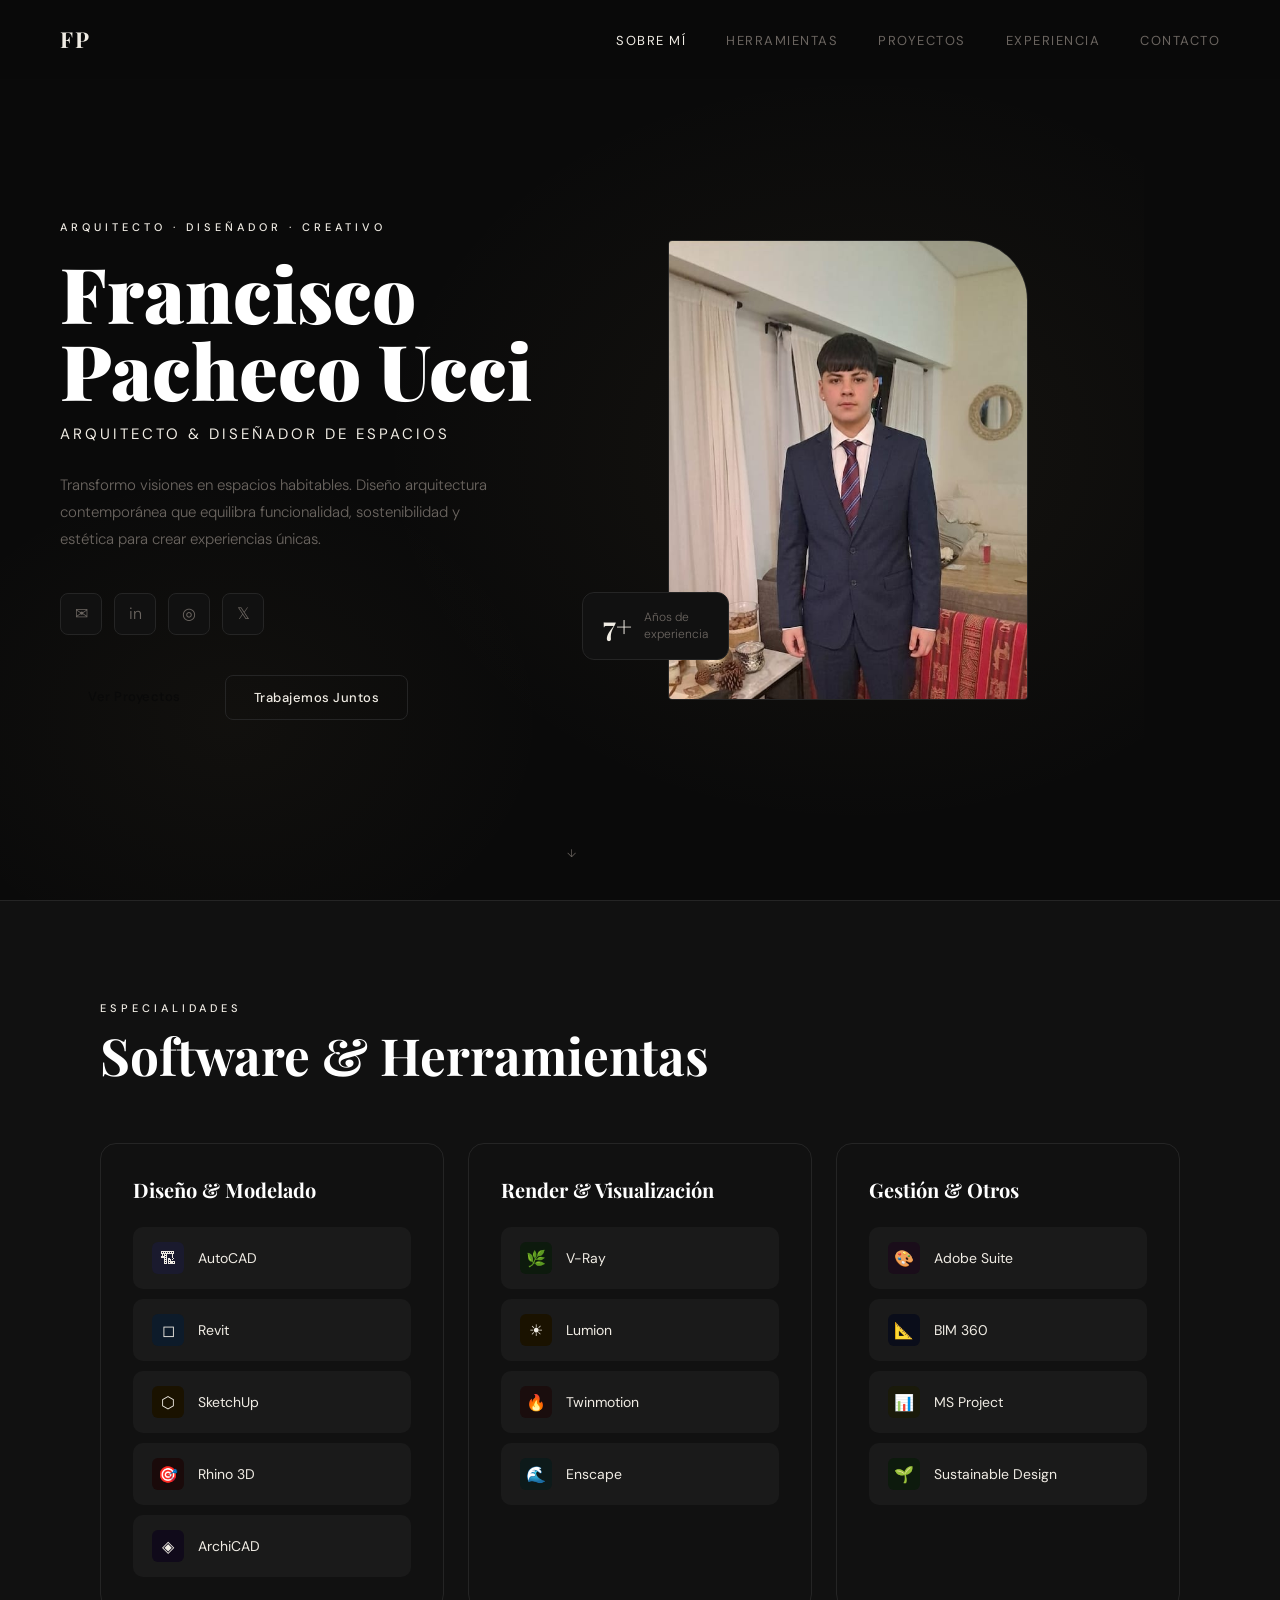
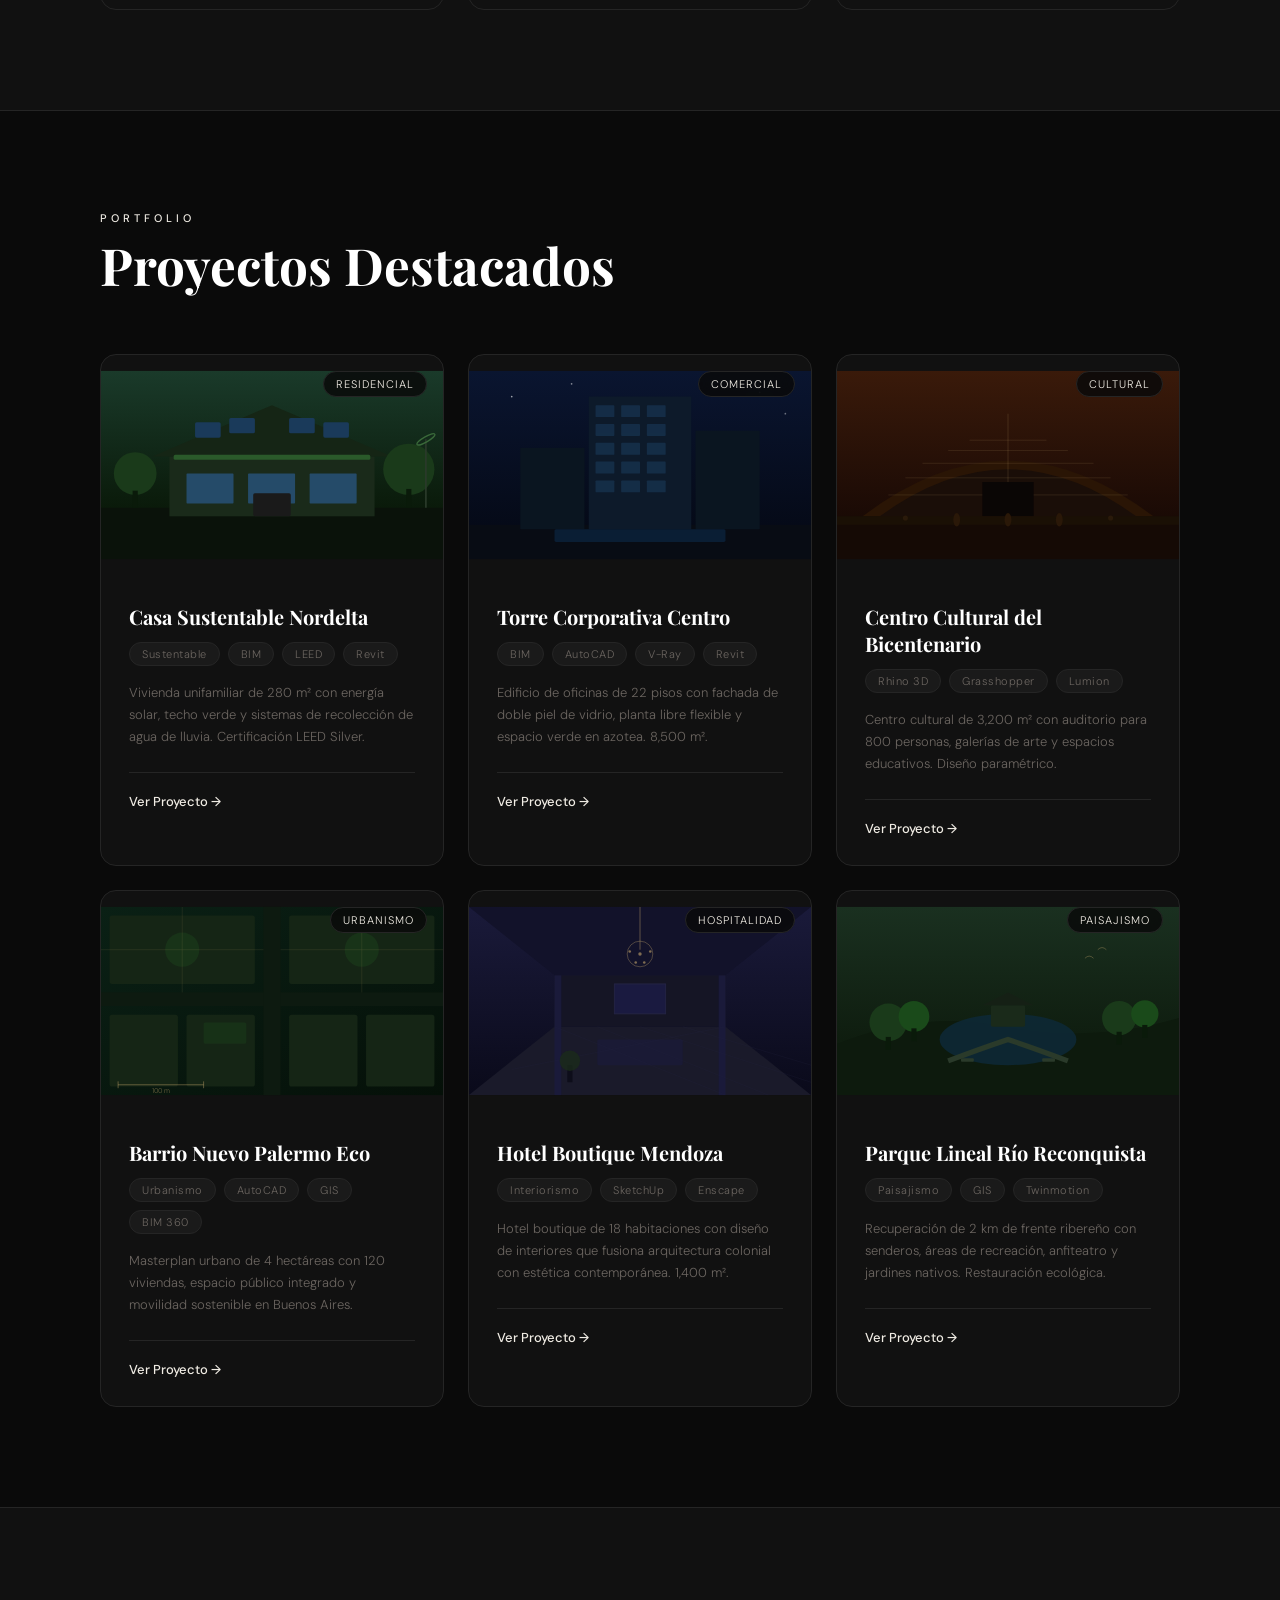
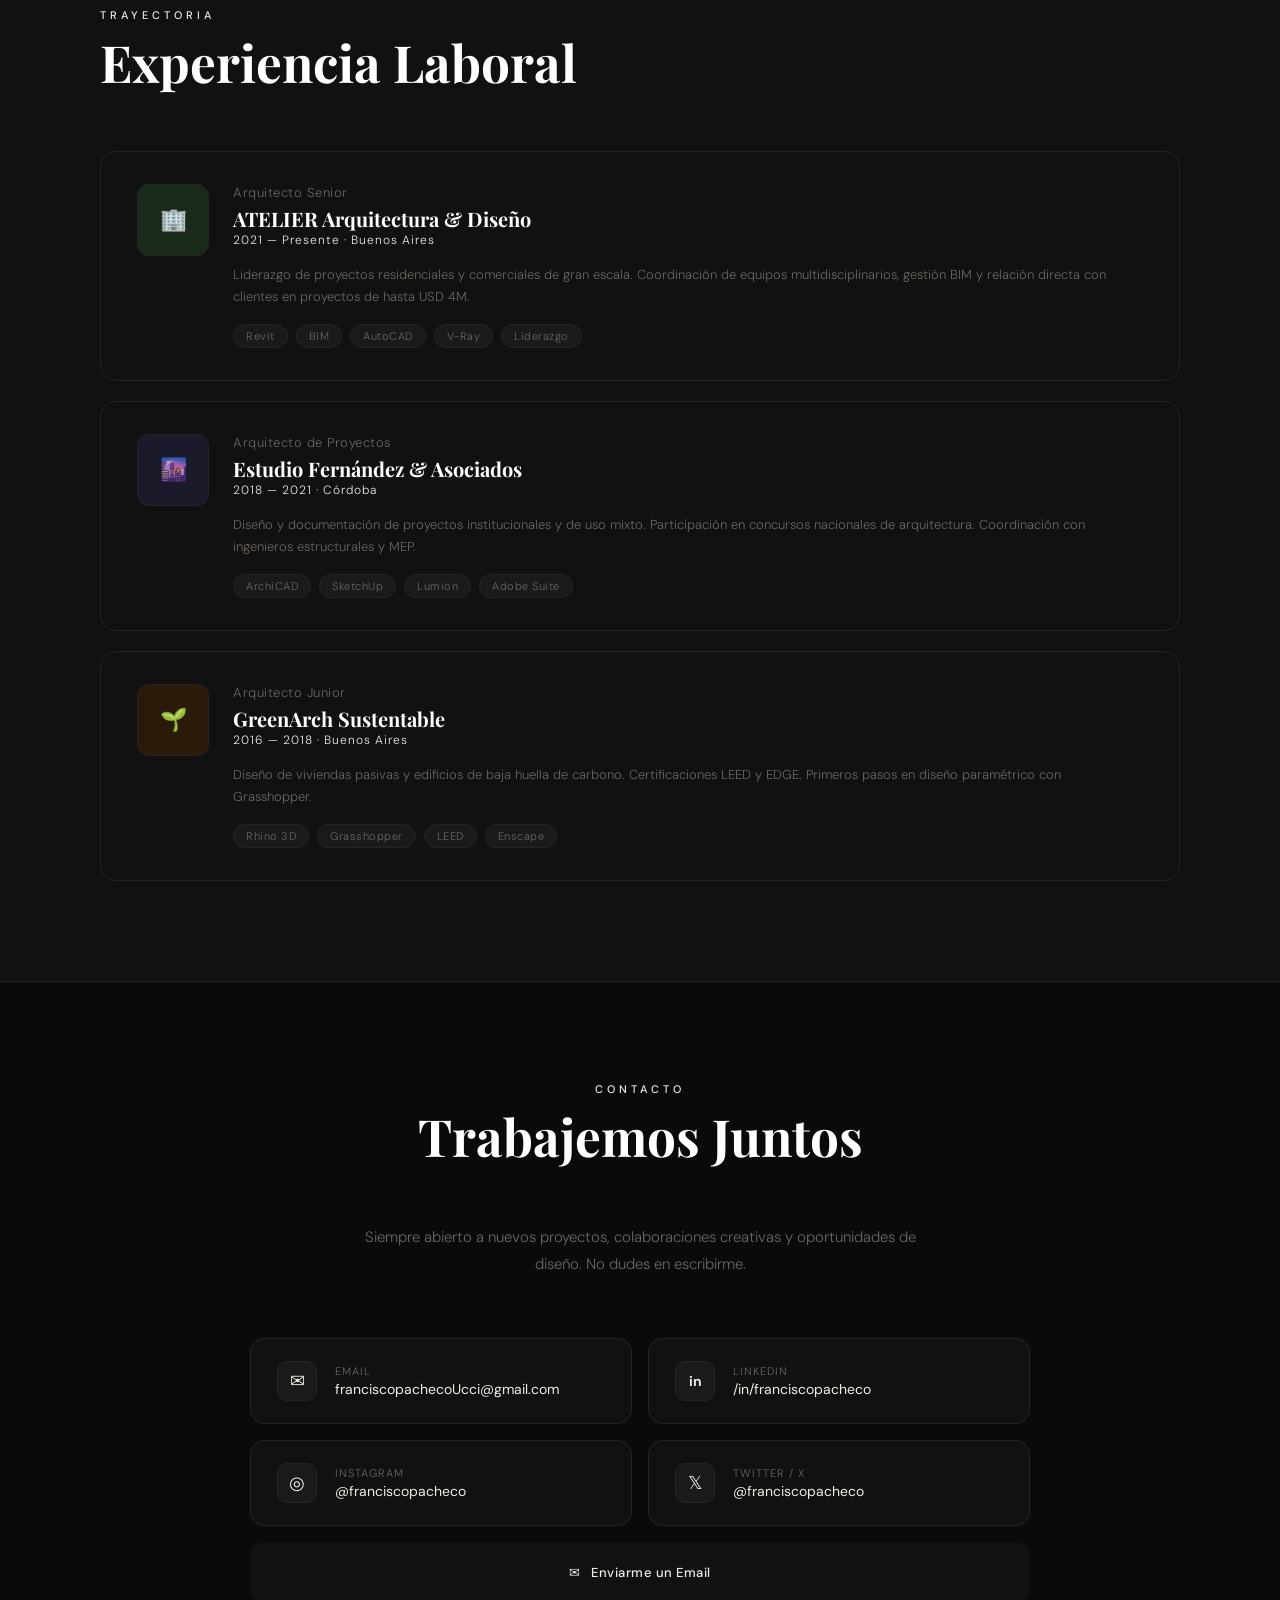
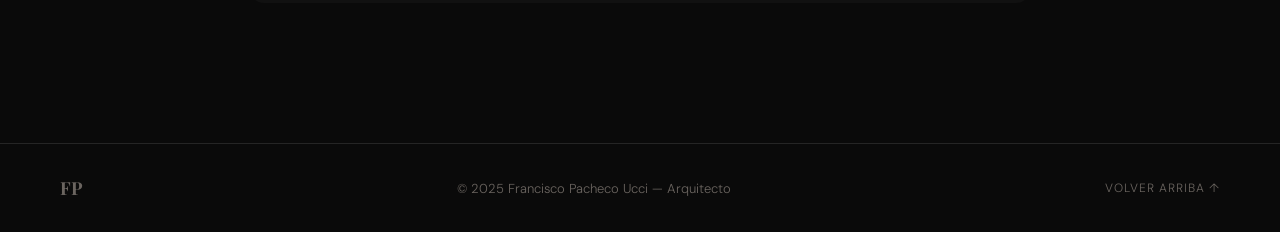
<file: portafolioArq/index.html>
<!DOCTYPE html>
<html lang="es">
<head>
<meta charset="UTF-8">
<meta name="viewport" content="width=device-width, initial-scale=1.0">
<title>Francisco Pacheco Ucci — Arquitecto</title>
<link rel="preconnect" href="https://fonts.googleapis.com">
<link href="https://fonts.googleapis.com/css2?family=Playfair+Display:wght@400;700;900&family=DM+Sans:wght@300;400;500&display=swap" rel="stylesheet">
<link rel="stylesheet" href="styles.css">
</head>
<body>

<!-- NAV -->
<nav id="navbar">
  <div class="logo">FP</div>
  <ul class="nav-links">
    <li><a href="#about" class="active">Sobre Mí</a></li>
    <li><a href="#skills">Herramientas</a></li>
    <li><a href="#projects">Proyectos</a></li>
    <li><a href="#experience">Experiencia</a></li>
    <li><a href="#contact">Contacto</a></li>
  </ul>
</nav>

<!-- HERO -->
<div id="about" style="max-width:none; padding:0; margin:0;">
  <div style="min-height:100vh; display:flex; align-items:center; padding:120px 60px 80px; position:relative; overflow:hidden;">
    <div class="hero-bg"></div>
    <div class="hero-grid" style="max-width:1200px; margin:0 auto; position:relative; z-index:1;">
      <div class="fade-up visible">
        <p class="hero-eyebrow">Arquitecto · Diseñador · Creativo</p>
        <h1 class="hero-name">Francisco<br>Pacheco Ucci</h1>
        <p class="hero-title">Arquitecto & Diseñador de Espacios</p>
        <p class="hero-desc">Transformo visiones en espacios habitables. Diseño arquitectura contemporánea que equilibra funcionalidad, sostenibilidad y estética para crear experiencias únicas.</p>
        <div class="hero-socials">
          <a href="mailto:franciscopachecoUcci@gmail.com" class="social-btn" title="Email">✉</a>
          <a href="https://linkedin.com/in/franciscopacheco" target="_blank" class="social-btn" title="LinkedIn">in</a>
          <a href="https://instagram.com/franciscopacheco" target="_blank" class="social-btn" title="Instagram">◎</a>
          <a href="https://twitter.com/franciscopacheco" target="_blank" class="social-btn" title="Twitter">𝕏</a>
        </div>
        <div class="hero-btns">
          <a href="#projects" class="btn btn-primary">Ver Proyectos</a>
          <a href="#contact" class="btn btn-outline">Trabajemos Juntos</a>
        </div>
      </div>
      <div class="hero-image-wrap fade-up visible" style="transition-delay:0.2s">
        <div class="hero-img-frame">
          <img src="[data-uri]" alt="Francisco Pacheco Ucci" style="width:100%;height:100%;object-fit:cover;object-position:top center;"/>
        </div>
                <div class="hero-badge">
          <div class="badge-num">7+</div>
          <div class="badge-text">Años de<br>experiencia</div>
        </div>
      </div>
    </div>
    <div class="scroll-indicator">
      <span>↓</span>
    </div>
  </div>
</div>

<!-- SKILLS -->
<div id="skills" style="background:var(--bg2); border-top:1px solid var(--border);">
  <div id="skills-inner">
    <p class="section-label fade-up">Especialidades</p>
    <h2 class="section-title fade-up">Software & Herramientas</h2>
    <div class="skills-grid">
      <div class="skill-card fade-up">
        <p class="skill-card-title">Diseño & Modelado</p>
        <div class="skill-list">
          <div class="skill-item">
            <div class="skill-icon" style="background:#1a1a2e;">🏗</div>
            <span class="skill-name">AutoCAD</span>
          </div>
          <div class="skill-item">
            <div class="skill-icon" style="background:#0d1b2a;">◻</div>
            <span class="skill-name">Revit</span>
          </div>
          <div class="skill-item">
            <div class="skill-icon" style="background:#1a1200;">⬡</div>
            <span class="skill-name">SketchUp</span>
          </div>
          <div class="skill-item">
            <div class="skill-icon" style="background:#1a0a0a;">🎯</div>
            <span class="skill-name">Rhino 3D</span>
          </div>
          <div class="skill-item">
            <div class="skill-icon" style="background:#100a1a;">◈</div>
            <span class="skill-name">ArchiCAD</span>
          </div>
        </div>
      </div>
      <div class="skill-card fade-up" style="transition-delay:0.1s">
        <p class="skill-card-title">Render & Visualización</p>
        <div class="skill-list">
          <div class="skill-item">
            <div class="skill-icon" style="background:#0d1a0d;">🌿</div>
            <span class="skill-name">V-Ray</span>
          </div>
          <div class="skill-item">
            <div class="skill-icon" style="background:#1a1200;">☀</div>
            <span class="skill-name">Lumion</span>
          </div>
          <div class="skill-item">
            <div class="skill-icon" style="background:#1a0d0d;">🔥</div>
            <span class="skill-name">Twinmotion</span>
          </div>
          <div class="skill-item">
            <div class="skill-icon" style="background:#0d1a1a;">🌊</div>
            <span class="skill-name">Enscape</span>
          </div>
        </div>
      </div>
      <div class="skill-card fade-up" style="transition-delay:0.2s">
        <p class="skill-card-title">Gestión & Otros</p>
        <div class="skill-list">
          <div class="skill-item">
            <div class="skill-icon" style="background:#1a0d1a;">🎨</div>
            <span class="skill-name">Adobe Suite</span>
          </div>
          <div class="skill-item">
            <div class="skill-icon" style="background:#0a0d1a;">📐</div>
            <span class="skill-name">BIM 360</span>
          </div>
          <div class="skill-item">
            <div class="skill-icon" style="background:#1a1a0a;">📊</div>
            <span class="skill-name">MS Project</span>
          </div>
          <div class="skill-item">
            <div class="skill-icon" style="background:#0d1a0d;">🌱</div>
            <span class="skill-name">Sustainable Design</span>
          </div>
        </div>
      </div>
    </div>
  </div>
</div>

<!-- PROJECTS -->
<div id="projects" style="background:var(--bg); border-top:1px solid var(--border);">
  <div id="projects-inner">
    <p class="section-label fade-up">Portfolio</p>
    <h2 class="section-title fade-up">Proyectos Destacados</h2>
    <div class="projects-grid">

      <!-- Project 1 -->
      <div class="project-card fade-up">
        <div class="project-img">
          <svg viewBox="0 0 400 220" xmlns="http://www.w3.org/2000/svg">
            <rect width="400" height="220" fill="#0f1a0f"/>
            <!-- Sky gradient -->
            <defs>
              <linearGradient id="sky1" x1="0%" y1="0%" x2="0%" y2="100%">
                <stop offset="0%" style="stop-color:#1a3a2a;stop-opacity:1"/>
                <stop offset="100%" style="stop-color:#0a1a0a;stop-opacity:1"/>
              </linearGradient>
            </defs>
            <rect width="400" height="160" fill="url(#sky1)"/>
            <!-- Ground -->
            <rect y="160" width="400" height="60" fill="#0a120a"/>
            <!-- Sustainable House -->
            <rect x="80" y="100" width="240" height="70" fill="#1a2a1a"/>
            <polygon points="60,100 200,40 340,100" fill="#152515"/>
            <!-- Green roof elements -->
            <rect x="85" y="98" width="230" height="6" fill="#2a5a2a" rx="2"/>
            <!-- Solar panels on roof -->
            <rect x="110" y="60" width="30" height="18" fill="#1a3a5a" rx="2"/>
            <rect x="150" y="55" width="30" height="18" fill="#1a3a5a" rx="2"/>
            <rect x="220" y="55" width="30" height="18" fill="#1a3a5a" rx="2"/>
            <rect x="260" y="60" width="30" height="18" fill="#1a3a5a" rx="2"/>
            <!-- Windows -->
            <rect x="100" y="120" width="55" height="35" fill="#2a5a8a" opacity="0.7" rx="1"/>
            <rect x="172" y="120" width="55" height="35" fill="#2a5a8a" opacity="0.7" rx="1"/>
            <rect x="244" y="120" width="55" height="35" fill="#2a5a8a" opacity="0.7" rx="1"/>
            <!-- Door -->
            <rect x="178" y="143" width="44" height="27" fill="#1a1a1a" rx="2"/>
            <!-- Trees -->
            <circle cx="40" cy="120" r="25" fill="#1a3a1a"/>
            <rect x="37" y="140" width="6" height="20" fill="#0a1a0a"/>
            <circle cx="360" cy="115" r="30" fill="#1a3a1a"/>
            <rect x="357" y="138" width="6" height="22" fill="#0a1a0a"/>
            <!-- Wind turbine -->
            <line x1="380" y1="80" x2="380" y2="160" stroke="#2a3a2a" stroke-width="2"/>
            <ellipse cx="380" cy="80" rx="12" ry="3" fill="none" stroke="#3a6a3a" stroke-width="1.5" transform="rotate(-30,380,80)"/>
          </svg>
          <div class="project-tag">Residencial</div>
        </div>
        <div class="project-body">
          <h3 class="project-title">Casa Sustentable Nordelta</h3>
          <div class="project-tags">
            <span class="tag">Sustentable</span>
            <span class="tag">BIM</span>
            <span class="tag">LEED</span>
            <span class="tag">Revit</span>
          </div>
          <p class="project-desc">Vivienda unifamiliar de 280 m² con energía solar, techo verde y sistemas de recolección de agua de lluvia. Certificación LEED Silver.</p>
          <a href="#" class="project-link">Ver Proyecto →</a>
        </div>
      </div>

      <!-- Project 2 -->
      <div class="project-card fade-up" style="transition-delay:0.1s">
        <div class="project-img">
          <svg viewBox="0 0 400 220" xmlns="http://www.w3.org/2000/svg">
            <rect width="400" height="220" fill="#0a0f1a"/>
            <defs>
              <linearGradient id="sky2" x1="0%" y1="0%" x2="0%" y2="100%">
                <stop offset="0%" style="stop-color:#0a1530;stop-opacity:1"/>
                <stop offset="100%" style="stop-color:#050a18;stop-opacity:1"/>
              </linearGradient>
            </defs>
            <rect width="400" height="180" fill="url(#sky2)"/>
            <rect y="180" width="400" height="40" fill="#080c14"/>
            <!-- Tower building -->
            <rect x="140" y="30" width="120" height="155" fill="#0d1a2a"/>
            <!-- Glass facade -->
            <g fill="#1a3a5a" opacity="0.6">
              <rect x="148" y="40" width="22" height="14" rx="1"/>
              <rect x="178" y="40" width="22" height="14" rx="1"/>
              <rect x="208" y="40" width="22" height="14" rx="1"/>
              <rect x="148" y="62" width="22" height="14" rx="1"/>
              <rect x="178" y="62" width="22" height="14" rx="1"/>
              <rect x="208" y="62" width="22" height="14" rx="1"/>
              <rect x="148" y="84" width="22" height="14" rx="1"/>
              <rect x="178" y="84" width="22" height="14" rx="1"/>
              <rect x="208" y="84" width="22" height="14" rx="1"/>
              <rect x="148" y="106" width="22" height="14" rx="1"/>
              <rect x="178" y="106" width="22" height="14" rx="1"/>
              <rect x="208" y="106" width="22" height="14" rx="1"/>
              <rect x="148" y="128" width="22" height="14" rx="1"/>
              <rect x="178" y="128" width="22" height="14" rx="1"/>
              <rect x="208" y="128" width="22" height="14" rx="1"/>
            </g>
            <!-- Side buildings -->
            <rect x="60" y="90" width="75" height="95" fill="#0a1520"/>
            <rect x="265" y="70" width="75" height="115" fill="#0a1520"/>
            <!-- Reflection pool -->
            <rect x="100" y="185" width="200" height="15" fill="#0d2a4a" opacity="0.6" rx="2"/>
            <!-- Stars -->
            <circle cx="50" cy="30" r="1" fill="white" opacity="0.6"/>
            <circle cx="120" cy="15" r="1" fill="white" opacity="0.5"/>
            <circle cx="340" cy="25" r="1" fill="white" opacity="0.7"/>
            <circle cx="370" cy="50" r="1" fill="white" opacity="0.4"/>
          </svg>
          <div class="project-tag">Comercial</div>
        </div>
        <div class="project-body">
          <h3 class="project-title">Torre Corporativa Centro</h3>
          <div class="project-tags">
            <span class="tag">BIM</span>
            <span class="tag">AutoCAD</span>
            <span class="tag">V-Ray</span>
            <span class="tag">Revit</span>
          </div>
          <p class="project-desc">Edificio de oficinas de 22 pisos con fachada de doble piel de vidrio, planta libre flexible y espacio verde en azotea. 8,500 m².</p>
          <a href="#" class="project-link">Ver Proyecto →</a>
        </div>
      </div>

      <!-- Project 3 -->
      <div class="project-card fade-up" style="transition-delay:0.2s">
        <div class="project-img">
          <svg viewBox="0 0 400 220" xmlns="http://www.w3.org/2000/svg">
            <rect width="400" height="220" fill="#1a0f0a"/>
            <defs>
              <linearGradient id="sky3" x1="0%" y1="0%" x2="0%" y2="100%">
                <stop offset="0%" style="stop-color:#3a1a0a;stop-opacity:1"/>
                <stop offset="100%" style="stop-color:#1a0a05;stop-opacity:1"/>
              </linearGradient>
            </defs>
            <rect width="400" height="170" fill="url(#sky3)"/>
            <rect y="170" width="400" height="50" fill="#150a05"/>
            <!-- Museum/Cultural building - curved facade -->
            <path d="M 30,170 Q 200,40 370,170 Z" fill="#2a1505"/>
            <path d="M 50,170 Q 200,60 350,170 Z" fill="#1a0e08"/>
            <!-- Horizontal lines suggesting structure -->
            <g stroke="#c8a96e" stroke-width="0.5" opacity="0.3">
              <line x1="60" y1="145" x2="340" y2="145"/>
              <line x1="80" y1="125" x2="320" y2="125"/>
              <line x1="100" y1="108" x2="300" y2="108"/>
              <line x1="130" y1="93" x2="270" y2="93"/>
              <line x1="155" y1="81" x2="245" y2="81"/>
            </g>
            <!-- Entry portal -->
            <rect x="170" y="130" width="60" height="40" fill="#0a0605" rx="30" ry="0"/>
            <!-- Accent light -->
            <line x1="200" y1="50" x2="200" y2="130" stroke="#c8a96e" stroke-width="0.5" opacity="0.4"/>
            <!-- Ground -->
            <rect x="0" y="170" width="400" height="10" fill="#1a1005"/>
            <!-- Plaza elements -->
            <circle cx="80" cy="172" r="3" fill="#2a1a0a"/>
            <circle cx="320" cy="172" r="3" fill="#2a1a0a"/>
            <!-- People silhouettes -->
            <ellipse cx="140" cy="174" rx="4" ry="8" fill="#2a1808"/>
            <ellipse cx="260" cy="174" rx="4" ry="8" fill="#2a1808"/>
            <ellipse cx="200" cy="174" rx="4" ry="8" fill="#2a1808"/>
          </svg>
          <div class="project-tag">Cultural</div>
        </div>
        <div class="project-body">
          <h3 class="project-title">Centro Cultural del Bicentenario</h3>
          <div class="project-tags">
            <span class="tag">Rhino 3D</span>
            <span class="tag">Grasshopper</span>
            <span class="tag">Lumion</span>
          </div>
          <p class="project-desc">Centro cultural de 3,200 m² con auditorio para 800 personas, galerías de arte y espacios educativos. Diseño paramétrico.</p>
          <a href="#" class="project-link">Ver Proyecto →</a>
        </div>
      </div>

      <!-- Project 4 -->
      <div class="project-card fade-up">
        <div class="project-img">
          <svg viewBox="0 0 400 220" xmlns="http://www.w3.org/2000/svg">
            <rect width="400" height="220" fill="#0a1510"/>
            <defs>
              <linearGradient id="sky4" x1="0%" y1="0%" x2="100%" y2="100%">
                <stop offset="0%" style="stop-color:#0a2015;stop-opacity:1"/>
                <stop offset="100%" style="stop-color:#051008;stop-opacity:1"/>
              </linearGradient>
            </defs>
            <rect width="400" height="220" fill="url(#sky4)"/>
            <!-- Neighborhood plan view (aerial) -->
            <!-- Streets -->
            <rect x="0" y="100" width="400" height="16" fill="#0d1a10"/>
            <rect x="190" y="0" width="20" height="220" fill="#0d1a10"/>
            <!-- Blocks -->
            <rect x="10" y="10" width="170" height="80" fill="#152515" rx="3"/>
            <rect x="220" y="10" width="170" height="80" fill="#152515" rx="3"/>
            <rect x="10" y="126" width="80" height="84" fill="#152515" rx="3"/>
            <rect x="100" y="126" width="80" height="84" fill="#152515" rx="3"/>
            <rect x="220" y="126" width="80" height="84" fill="#152515" rx="3"/>
            <rect x="310" y="126" width="80" height="84" fill="#152515" rx="3"/>
            <!-- Green spaces -->
            <circle cx="95" cy="50" r="20" fill="#1a3a1a" opacity="0.7"/>
            <circle cx="305" cy="50" r="20" fill="#1a3a1a" opacity="0.7"/>
            <rect x="120" y="135" width="50" height="25" fill="#1a3a1a" opacity="0.6" rx="2"/>
            <!-- Paths -->
            <g stroke="#c8a96e" stroke-width="0.5" opacity="0.25">
              <line x1="0" y1="50" x2="190" y2="50"/>
              <line x1="210" y1="50" x2="400" y2="50"/>
              <line x1="95" y1="0" x2="95" y2="100"/>
              <line x1="305" y1="0" x2="305" y2="100"/>
            </g>
            <!-- Scale bar -->
            <line x1="20" y1="208" x2="120" y2="208" stroke="#c8a96e" stroke-width="1" opacity="0.5"/>
            <line x1="20" y1="204" x2="20" y2="212" stroke="#c8a96e" stroke-width="1" opacity="0.5"/>
            <line x1="120" y1="204" x2="120" y2="212" stroke="#c8a96e" stroke-width="1" opacity="0.5"/>
            <text x="70" y="218" text-anchor="middle" fill="#c8a96e" font-size="8" font-family="DM Sans" opacity="0.5">100 m</text>
          </svg>
          <div class="project-tag">Urbanismo</div>
        </div>
        <div class="project-body">
          <h3 class="project-title">Barrio Nuevo Palermo Eco</h3>
          <div class="project-tags">
            <span class="tag">Urbanismo</span>
            <span class="tag">AutoCAD</span>
            <span class="tag">GIS</span>
            <span class="tag">BIM 360</span>
          </div>
          <p class="project-desc">Masterplan urbano de 4 hectáreas con 120 viviendas, espacio público integrado y movilidad sostenible en Buenos Aires.</p>
          <a href="#" class="project-link">Ver Proyecto →</a>
        </div>
      </div>

      <!-- Project 5 -->
      <div class="project-card fade-up" style="transition-delay:0.1s">
        <div class="project-img">
          <svg viewBox="0 0 400 220" xmlns="http://www.w3.org/2000/svg">
            <rect width="400" height="220" fill="#0f0f1a"/>
            <defs>
              <linearGradient id="hotel-sky" x1="0%" y1="0%" x2="0%" y2="100%">
                <stop offset="0%" style="stop-color:#1a1a3a;stop-opacity:1"/>
                <stop offset="100%" style="stop-color:#0a0a1a;stop-opacity:1"/>
              </linearGradient>
            </defs>
            <rect width="400" height="220" fill="url(#hotel-sky)"/>
            <!-- Hotel interior perspective - lobby -->
            <!-- Floor -->
            <polygon points="0,220 400,220 300,140 100,140" fill="#1a1a2a"/>
            <!-- Ceiling -->
            <polygon points="0,0 400,0 300,80 100,80" fill="#12122a"/>
            <!-- Back wall -->
            <rect x="100" y="80" width="200" height="60" fill="#151525"/>
            <!-- Reception desk -->
            <rect x="150" y="155" width="100" height="30" fill="#1a1a35" rx="2"/>
            <!-- Chandelier -->
            <line x1="200" y1="0" x2="200" y2="50" stroke="#c8a96e" stroke-width="1" opacity="0.5"/>
            <circle cx="200" cy="55" r="15" fill="none" stroke="#c8a96e" stroke-width="1" opacity="0.4"/>
            <g fill="#c8a96e" opacity="0.6">
              <circle cx="200" cy="55" r="2"/>
              <circle cx="188" cy="52" r="1.5"/>
              <circle cx="212" cy="52" r="1.5"/>
              <circle cx="195" cy="65" r="1.5"/>
              <circle cx="205" cy="65" r="1.5"/>
            </g>
            <!-- Columns -->
            <rect x="100" y="80" width="8" height="140" fill="#1a1a3a"/>
            <rect x="292" y="80" width="8" height="140" fill="#1a1a3a"/>
            <!-- Marble pattern on floor -->
            <g stroke="#252540" stroke-width="0.5" opacity="0.5">
              <line x1="100" y1="140" x2="300" y2="220"/>
              <line x1="150" y1="140" x2="350" y2="220"/>
              <line x1="200" y1="140" x2="400" y2="205"/>
              <line x1="250" y1="140" x2="400" y2="185"/>
              <line x1="50" y1="190" x2="300" y2="140"/>
            </g>
            <!-- Art on wall -->
            <rect x="170" y="90" width="60" height="35" fill="#1a1a40" stroke="#252545" stroke-width="1"/>
            <!-- Plant -->
            <rect x="115" y="185" width="6" height="20" fill="#0d0d1a"/>
            <circle cx="118" cy="180" r="12" fill="#1a2a1a" opacity="0.8"/>
          </svg>
          <div class="project-tag">Hospitalidad</div>
        </div>
        <div class="project-body">
          <h3 class="project-title">Hotel Boutique Mendoza</h3>
          <div class="project-tags">
            <span class="tag">Interiorismo</span>
            <span class="tag">SketchUp</span>
            <span class="tag">Enscape</span>
          </div>
          <p class="project-desc">Hotel boutique de 18 habitaciones con diseño de interiores que fusiona arquitectura colonial con estética contemporánea. 1,400 m².</p>
          <a href="#" class="project-link">Ver Proyecto →</a>
        </div>
      </div>

      <!-- Project 6 -->
      <div class="project-card fade-up" style="transition-delay:0.2s">
        <div class="project-img">
          <svg viewBox="0 0 400 220" xmlns="http://www.w3.org/2000/svg">
            <rect width="400" height="220" fill="#0f1a0f"/>
            <defs>
              <linearGradient id="park-sky" x1="0%" y1="0%" x2="0%" y2="100%">
                <stop offset="0%" style="stop-color:#1a3020;stop-opacity:1"/>
                <stop offset="100%" style="stop-color:#0a1508;stop-opacity:1"/>
              </linearGradient>
            </defs>
            <rect width="400" height="220" fill="url(#park-sky)"/>
            <!-- Rolling hills -->
            <path d="M 0,160 Q 100,120 200,140 Q 300,160 400,130 L 400,220 L 0,220 Z" fill="#0d1a0d"/>
            <!-- Lake -->
            <ellipse cx="200" cy="155" rx="80" ry="30" fill="#0d2a3a" opacity="0.8"/>
            <!-- Trees cluster -->
            <circle cx="60" cy="135" r="22" fill="#1a3a1a"/>
            <rect x="57" y="152" width="6" height="15" fill="#0a1a0a"/>
            <circle cx="90" cy="128" r="18" fill="#1a4a1a"/>
            <rect x="87" y="142" width="6" height="15" fill="#0a1a0a"/>
            <circle cx="330" cy="130" r="20" fill="#1a3a1a"/>
            <rect x="327" y="146" width="6" height="15" fill="#0a1a0a"/>
            <circle cx="360" cy="125" r="16" fill="#1a4a1a"/>
            <rect x="357" y="138" width="6" height="15" fill="#0a1a0a"/>
            <!-- Pavilion -->
            <rect x="180" y="115" width="40" height="25" fill="#1a2a1a" rx="2"/>
            <polygon points="170,115 200,100 230,115" fill="#152015"/>
            <!-- Path -->
            <path d="M 130,180 Q 170,165 200,155 Q 230,165 270,180" fill="none" stroke="#2a3a2a" stroke-width="6"/>
            <!-- Benches -->
            <rect x="145" y="177" width="15" height="4" fill="#2a3a2a" rx="1"/>
            <rect x="240" y="177" width="15" height="4" fill="#2a3a2a" rx="1"/>
            <!-- Birds -->
            <path d="M 290,60 Q 295,55 300,60" fill="none" stroke="#c8a96e" stroke-width="1" opacity="0.4"/>
            <path d="M 305,50 Q 310,45 315,50" fill="none" stroke="#c8a96e" stroke-width="1" opacity="0.4"/>
          </svg>
          <div class="project-tag">Paisajismo</div>
        </div>
        <div class="project-body">
          <h3 class="project-title">Parque Lineal Río Reconquista</h3>
          <div class="project-tags">
            <span class="tag">Paisajismo</span>
            <span class="tag">GIS</span>
            <span class="tag">Twinmotion</span>
          </div>
          <p class="project-desc">Recuperación de 2 km de frente ribereño con senderos, áreas de recreación, anfiteatro y jardines nativos. Restauración ecológica.</p>
          <a href="#" class="project-link">Ver Proyecto →</a>
        </div>
      </div>

    </div>
  </div>
</div>

<!-- EXPERIENCE -->
<div id="experience" style="background:var(--bg2); border-top:1px solid var(--border);">
  <div id="experience-inner">
    <p class="section-label fade-up">Trayectoria</p>
    <h2 class="section-title fade-up">Experiencia Laboral</h2>
    <div class="exp-list">

      <div class="exp-card fade-up">
        <div class="exp-logo" style="background:#1a2a1a; font-size:22px;">🏢</div>
        <div>
          <p class="exp-role">Arquitecto Senior</p>
          <p class="exp-company">ATELIER Arquitectura & Diseño</p>
          <p class="exp-period">2021 — Presente · Buenos Aires</p>
          <p class="exp-desc">Liderazgo de proyectos residenciales y comerciales de gran escala. Coordinación de equipos multidisciplinarios, gestión BIM y relación directa con clientes en proyectos de hasta USD 4M.</p>
          <div class="exp-tags">
            <span class="tag">Revit</span>
            <span class="tag">BIM</span>
            <span class="tag">AutoCAD</span>
            <span class="tag">V-Ray</span>
            <span class="tag">Liderazgo</span>
          </div>
        </div>
      </div>

      <div class="exp-card fade-up">
        <div class="exp-logo" style="background:#1a1a2a; font-size:22px;">🌆</div>
        <div>
          <p class="exp-role">Arquitecto de Proyectos</p>
          <p class="exp-company">Estudio Fernández & Asociados</p>
          <p class="exp-period">2018 — 2021 · Córdoba</p>
          <p class="exp-desc">Diseño y documentación de proyectos institucionales y de uso mixto. Participación en concursos nacionales de arquitectura. Coordinación con ingenieros estructurales y MEP.</p>
          <div class="exp-tags">
            <span class="tag">ArchiCAD</span>
            <span class="tag">SketchUp</span>
            <span class="tag">Lumion</span>
            <span class="tag">Adobe Suite</span>
          </div>
        </div>
      </div>

      <div class="exp-card fade-up">
        <div class="exp-logo" style="background:#2a1a0a; font-size:22px;">🌱</div>
        <div>
          <p class="exp-role">Arquitecto Junior</p>
          <p class="exp-company">GreenArch Sustentable</p>
          <p class="exp-period">2016 — 2018 · Buenos Aires</p>
          <p class="exp-desc">Diseño de viviendas pasivas y edificios de baja huella de carbono. Certificaciones LEED y EDGE. Primeros pasos en diseño paramétrico con Grasshopper.</p>
          <div class="exp-tags">
            <span class="tag">Rhino 3D</span>
            <span class="tag">Grasshopper</span>
            <span class="tag">LEED</span>
            <span class="tag">Enscape</span>
          </div>
        </div>
      </div>

    </div>
  </div>
</div>

<!-- CONTACT -->
<div id="contact" style="background:var(--bg); border-top:1px solid var(--border);">
  <div id="contact-inner">
    <p class="section-label fade-up">Contacto</p>
    <h2 class="section-title fade-up">Trabajemos Juntos</h2>
    <p class="contact-subtitle fade-up">Siempre abierto a nuevos proyectos, colaboraciones creativas y oportunidades de diseño. No dudes en escribirme.</p>
    <div class="contact-grid fade-up">
      <a href="mailto:franciscopachecoUcci@gmail.com" class="contact-card">
        <div class="contact-icon">✉</div>
        <div>
          <p class="contact-label">Email</p>
          <p class="contact-value">franciscopachecoUcci@gmail.com</p>
        </div>
      </a>
      <a href="https://linkedin.com/in/franciscopacheco" target="_blank" class="contact-card">
        <div class="contact-icon" style="font-size:14px; font-weight:700;">in</div>
        <div>
          <p class="contact-label">LinkedIn</p>
          <p class="contact-value">/in/franciscopacheco</p>
        </div>
      </a>
      <a href="https://instagram.com/franciscopacheco" target="_blank" class="contact-card">
        <div class="contact-icon">◎</div>
        <div>
          <p class="contact-label">Instagram</p>
          <p class="contact-value">@franciscopacheco</p>
        </div>
      </a>
      <a href="https://twitter.com/franciscopacheco" target="_blank" class="contact-card">
        <div class="contact-icon">𝕏</div>
        <div>
          <p class="contact-label">Twitter / X</p>
          <p class="contact-value">@franciscopacheco</p>
        </div>
      </a>
      <a href="mailto:franciscopachecoUcci@gmail.com" class="contact-card wide btn btn-primary" style="justify-content:center; text-align:center; border:none;">
        ✉ &nbsp; Enviarme un Email
      </a>
    </div>
  </div>
</div>

<footer>
  <div style="font-family:'Playfair Display',serif; color:var(--accent); font-size:18px; font-weight:700;">FP</div>
  <div>© 2025 Francisco Pacheco Ucci — Arquitecto</div>
  <div style="display:flex; gap:20px;">
    <a href="#about" style="color:var(--muted); text-decoration:none; font-size:12px; letter-spacing:1px; text-transform:uppercase;">Volver arriba ↑</a>
  </div>
</footer>

<script src="script.js"></script>
</body>
</html>
</file>
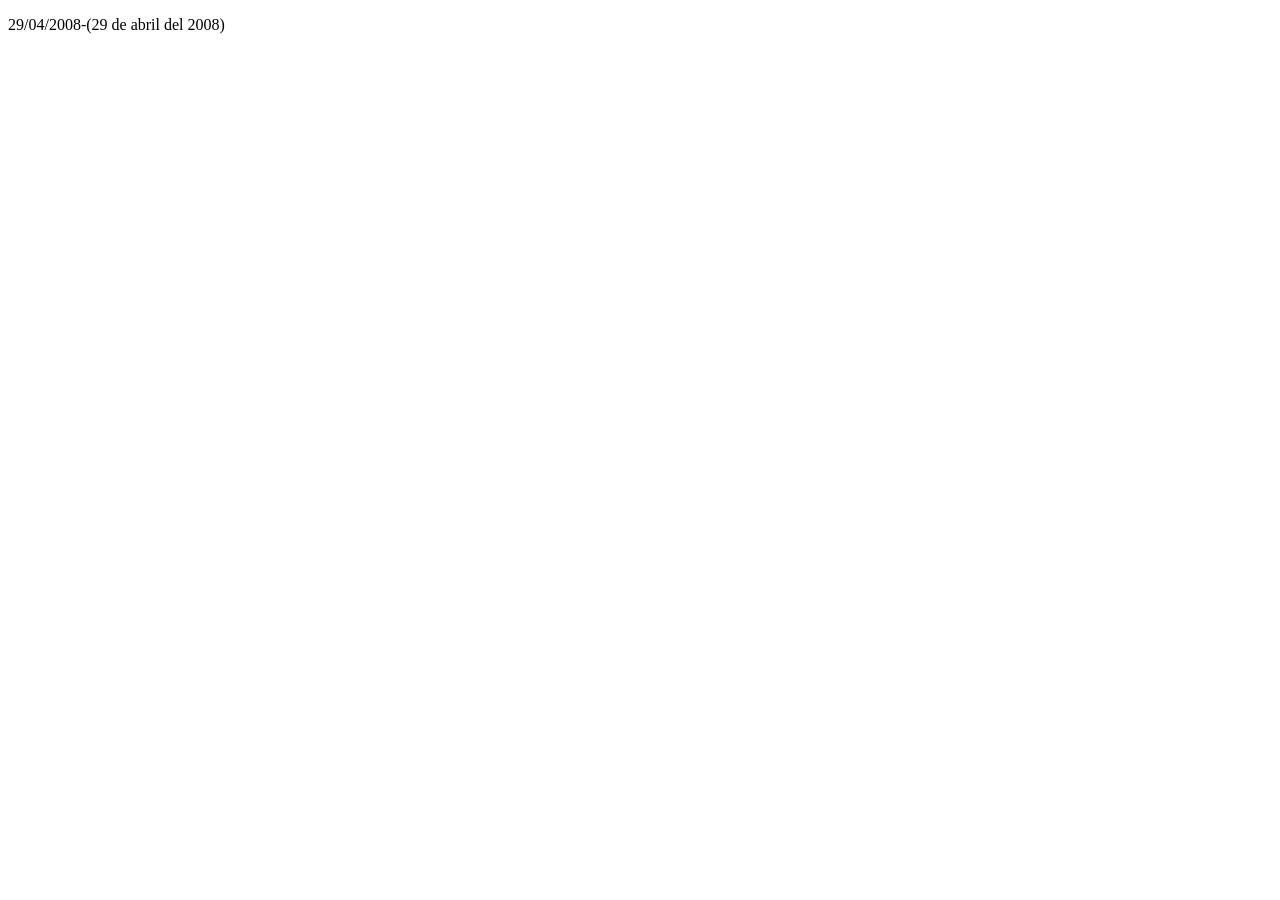
<file: portafolioArq/cumple.html>
<!DOCTYPE html>
<html lang="en">
<head>
    <meta charset="UTF-8">
    <meta name="viewport" content="width=device-width, initial-scale=1.0">
    <title>Document</title>
</head>
<body>
    <p>29/04/2008-(29 de abril del 2008)</p>
</body>
</html>
</file>
<file: portafolioArq/styles.css>
:root {
    --bg: #0a0a0a;
    --bg2: #111111;
    --bg3: #1a1a1a;
    --border: #252525;
    --text: #f0ece4;
    --muted: #6b6560;
    --accent: ##b40707;
    --accent2: ##b40707;
    --white: #ffffff;
  }

  * { margin: 0; padding: 0; box-sizing: border-box; }

  html { scroll-behavior: smooth; }

  body {
    background: var(--bg);
    color: var(--text);
    font-family: 'DM Sans', sans-serif;
    font-weight: 300;
    overflow-x: hidden;
  }

  /* NAV */
  nav {
    position: fixed;
    top: 0; left: 0; right: 0;
    z-index: 100;
    display: flex;
    justify-content: space-between;
    align-items: center;
    padding: 24px 60px;
    background: rgba(10,10,10,0.85);
    backdrop-filter: blur(12px);
    border-bottom: 1px solid transparent;
    transition: border-color 0.3s;
  }
  nav.scrolled { border-color: var(--border); }

  .logo {
    font-family: 'Playfair Display', serif;
    font-weight: 700;
    font-size: 22px;
    letter-spacing: 2px;
    color: var(--accent);
  }

  .nav-links { display: flex; gap: 40px; list-style: none; }
  .nav-links a {
    color: var(--muted);
    text-decoration: none;
    font-size: 13px;
    letter-spacing: 1.5px;
    text-transform: uppercase;
    font-weight: 400;
    transition: color 0.3s;
    position: relative;
  }
  .nav-links a::after {
    content: '';
    position: absolute;
    bottom: -4px; left: 0;
    width: 0; height: 1px;
    background: var(--accent);
    transition: width 0.3s;
  }
  .nav-links a:hover, .nav-links a.active { color: var(--accent); }
  .nav-links a:hover::after, .nav-links a.active::after { width: 100%; }

  /* HERO */
  #about {
    min-height: 100vh;
    display: flex;
    align-items: center;
    padding: 120px 60px 80px;
    position: relative;
    overflow: hidden;
  }

  .hero-bg {
    position: absolute;
    inset: 0;
    background:
      radial-gradient(ellipse 60% 60% at 75% 50%, rgba(200,169,110,0.06) 0%, transparent 70%),
      radial-gradient(ellipse 40% 40% at 20% 80%, rgba(200,169,110,0.04) 0%, transparent 70%);
  }

  .hero-grid {
    display: grid;
    grid-template-columns: 1fr 1fr;
    gap: 80px;
    align-items: center;
    max-width: 1200px;
    width: 100%;
    position: relative;
    z-index: 1;
  }

  .hero-eyebrow {
    font-size: 11px;
    letter-spacing: 4px;
    text-transform: uppercase;
    color: var(--accent);
    margin-bottom: 20px;
    font-weight: 500;
  }

  .hero-name {
    font-family: 'Playfair Display', serif;
    font-size: clamp(52px, 6vw, 84px);
    font-weight: 900;
    line-height: 1.0;
    margin-bottom: 16px;
    color: var(--white);
  }

  .hero-title {
    font-size: 15px;
    letter-spacing: 3px;
    text-transform: uppercase;
    color: var(--accent2);
    margin-bottom: 28px;
    font-weight: 400;
  }

  .hero-desc {
    font-size: 15px;
    line-height: 1.8;
    color: var(--muted);
    max-width: 440px;
    margin-bottom: 40px;
  }

  .hero-socials {
    display: flex;
    gap: 12px;
    margin-bottom: 40px;
  }

  .social-btn {
    width: 42px; height: 42px;
    border: 1px solid var(--border);
    border-radius: 8px;
    display: flex;
    align-items: center;
    justify-content: center;
    color: var(--muted);
    text-decoration: none;
    transition: all 0.3s;
    background: var(--bg2);
    font-size: 16px;
  }
  .social-btn:hover {
    border-color: var(--accent);
    color: var(--accent);
    background: rgba(200,169,110,0.08);
  }

  .hero-btns { display: flex; gap: 16px; }

  .btn {
    padding: 13px 28px;
    border-radius: 8px;
    font-size: 13px;
    font-weight: 500;
    letter-spacing: 0.5px;
    text-decoration: none;
    cursor: pointer;
    transition: all 0.3s;
    font-family: 'DM Sans', sans-serif;
    border: none;
  }
  .btn-primary {
    background: var(--accent);
    color: #0a0a0a;
  }
  .btn-primary:hover { background: var(--accent2); transform: translateY(-1px); }
  .btn-outline {
    background: transparent;
    color: var(--text);
    border: 1px solid var(--border);
  }
  .btn-outline:hover { border-color: var(--accent); color: var(--accent); transform: translateY(-1px); }

  .hero-image-wrap {
    position: relative;
    display: flex;
    justify-content: center;
  }

  .hero-img-frame {
    width: 360px;
    height: 460px;
    border-radius: 4px 60px 4px 4px;
    overflow: hidden;
    position: relative;
    border: 1px solid var(--border);
  }

  .hero-img-placeholder {
    width: 100%;
    height: 100%;
    background: linear-gradient(135deg, #1a1810 0%, #2a2215 50%, #1a1810 100%);
    display: flex;
    align-items: center;
    justify-content: center;
  }

  /* SVG person silhouette */
  .person-icon { opacity: 0.15; }

  .hero-badge {
    position: absolute;
    bottom: 40px;
    left: -30px;
    background: var(--bg2);
    border: 1px solid var(--border);
    border-radius: 12px;
    padding: 16px 20px;
    display: flex;
    align-items: center;
    gap: 12px;
    backdrop-filter: blur(8px);
  }
  .badge-num {
    font-family: 'Playfair Display', serif;
    font-size: 28px;
    font-weight: 700;
    color: var(--accent);
    line-height: 1;
  }
  .badge-text { font-size: 12px; color: var(--muted); line-height: 1.4; }

  .scroll-indicator {
    position: absolute;
    bottom: 40px;
    left: 50%;
    transform: translateX(-50%);
    display: flex;
    flex-direction: column;
    align-items: center;
    gap: 8px;
    color: var(--muted);
    font-size: 11px;
    letter-spacing: 2px;
    text-transform: uppercase;
    animation: bounce 2s infinite;
  }

  @keyframes bounce {
    0%, 100% { transform: translateX(-50%) translateY(0); }
    50% { transform: translateX(-50%) translateY(6px); }
  }

  /* SECTIONS */
  section { padding: 100px 60px; max-width: 1300px; margin: 0 auto; }

  .section-label {
    font-size: 11px;
    letter-spacing: 4px;
    text-transform: uppercase;
    color: var(--accent);
    margin-bottom: 12px;
    font-weight: 500;
  }

  .section-title {
    font-family: 'Playfair Display', serif;
    font-size: clamp(36px, 4vw, 56px);
    font-weight: 700;
    color: var(--white);
    margin-bottom: 60px;
    line-height: 1.1;
  }

  /* SKILLS */
  #skills { background: var(--bg); }
  #skills-inner { max-width: 1200px; margin: 0 auto; padding: 100px 60px; }

  .skills-grid {
    display: grid;
    grid-template-columns: repeat(3, 1fr);
    gap: 24px;
  }

  .skill-card {
    background: var(--bg2);
    border: 1px solid var(--border);
    border-radius: 16px;
    padding: 32px;
    transition: border-color 0.3s, transform 0.3s;
  }
  .skill-card:hover { border-color: var(--accent); transform: translateY(-4px); }

  .skill-card-title {
    font-family: 'Playfair Display', serif;
    font-size: 20px;
    font-weight: 700;
    margin-bottom: 24px;
    color: var(--white);
  }

  .skill-list { display: flex; flex-direction: column; gap: 10px; }

  .skill-item {
    background: var(--bg3);
    border-radius: 10px;
    padding: 14px 18px;
    display: flex;
    align-items: center;
    gap: 14px;
    border: 1px solid transparent;
    transition: border-color 0.3s;
  }
  .skill-item:hover { border-color: var(--border); }

  .skill-icon {
    width: 32px;
    height: 32px;
    border-radius: 6px;
    display: flex;
    align-items: center;
    justify-content: center;
    font-size: 16px;
    flex-shrink: 0;
  }

  .skill-name { font-size: 14px; color: var(--text); font-weight: 400; }

  /* PROJECTS */
  #projects { background: var(--bg); }
  #projects-inner { max-width: 1200px; margin: 0 auto; padding: 100px 60px; }

  .projects-grid {
    display: grid;
    grid-template-columns: repeat(3, 1fr);
    gap: 24px;
  }

  .project-card {
    background: var(--bg2);
    border: 1px solid var(--border);
    border-radius: 16px;
    overflow: hidden;
    transition: border-color 0.3s, transform 0.3s;
    cursor: pointer;
  }
  .project-card:hover { border-color: var(--accent); transform: translateY(-6px); }

  .project-img {
    width: 100%;
    height: 220px;
    position: relative;
    overflow: hidden;
  }

  .project-img svg { width: 100%; height: 100%; }

  .project-tag {
    position: absolute;
    top: 16px;
    right: 16px;
    background: rgba(10,10,10,0.85);
    border: 1px solid var(--border);
    border-radius: 20px;
    padding: 5px 12px;
    font-size: 11px;
    color: var(--accent);
    letter-spacing: 1px;
    text-transform: uppercase;
    backdrop-filter: blur(8px);
  }

  .project-body { padding: 28px; }

  .project-title {
    font-family: 'Playfair Display', serif;
    font-size: 20px;
    font-weight: 700;
    color: var(--white);
    margin-bottom: 12px;
  }

  .project-tags {
    display: flex;
    flex-wrap: wrap;
    gap: 8px;
    margin-bottom: 16px;
  }

  .tag {
    background: var(--bg3);
    border: 1px solid var(--border);
    border-radius: 20px;
    padding: 4px 12px;
    font-size: 11px;
    color: var(--muted);
    letter-spacing: 0.5px;
  }

  .project-desc { font-size: 13px; color: var(--muted); line-height: 1.7; margin-bottom: 24px; }

  .project-link {
    display: flex;
    align-items: center;
    gap: 8px;
    color: var(--accent);
    text-decoration: none;
    font-size: 13px;
    font-weight: 500;
    border-top: 1px solid var(--border);
    padding-top: 20px;
    transition: gap 0.3s;
  }
  .project-link:hover { gap: 12px; }

  /* EXPERIENCE */
  #experience { background: var(--bg); }
  #experience-inner { max-width: 1200px; margin: 0 auto; padding: 100px 60px; }

  .exp-list { display: flex; flex-direction: column; gap: 20px; }

  .exp-card {
    background: var(--bg2);
    border: 1px solid var(--border);
    border-radius: 16px;
    padding: 32px 36px;
    display: grid;
    grid-template-columns: 72px 1fr;
    gap: 24px;
    align-items: start;
    transition: border-color 0.3s;
  }
  .exp-card:hover { border-color: var(--accent); }

  .exp-logo {
    width: 72px;
    height: 72px;
    border-radius: 12px;
    display: flex;
    align-items: center;
    justify-content: center;
    font-size: 28px;
    flex-shrink: 0;
    border: 1px solid var(--border);
  }

  .exp-company {
    font-family: 'Playfair Display', serif;
    font-size: 20px;
    font-weight: 700;
    color: var(--white);
  }
  .exp-role { color: var(--muted); font-size: 13px; margin-bottom: 4px; letter-spacing: 0.5px; }
  .exp-period { color: var(--accent); font-size: 12px; margin-bottom: 16px; letter-spacing: 1px; }
  .exp-desc { color: var(--muted); font-size: 13px; line-height: 1.7; margin-bottom: 16px; }
  .exp-tags { display: flex; flex-wrap: wrap; gap: 8px; }

  /* CONTACT */
  #contact { background: var(--bg); }
  #contact-inner {
    max-width: 900px;
    margin: 0 auto;
    padding: 100px 60px;
    text-align: center;
  }

  .contact-subtitle {
    color: var(--muted);
    font-size: 15px;
    line-height: 1.8;
    max-width: 560px;
    margin: 0 auto 60px;
  }

  .contact-grid {
    display: grid;
    grid-template-columns: 1fr 1fr;
    gap: 16px;
    margin-bottom: 40px;
    text-align: left;
  }

  .contact-card {
    background: var(--bg2);
    border: 1px solid var(--border);
    border-radius: 14px;
    padding: 22px 26px;
    display: flex;
    align-items: center;
    gap: 18px;
    text-decoration: none;
    color: var(--text);
    transition: all 0.3s;
  }
  .contact-card:hover { border-color: var(--accent); background: rgba(200,169,110,0.05); }

  .contact-icon {
    width: 40px;
    height: 40px;
    background: var(--bg3);
    border-radius: 10px;
    display: flex;
    align-items: center;
    justify-content: center;
    font-size: 18px;
    flex-shrink: 0;
    border: 1px solid var(--border);
  }

  .contact-label { font-size: 11px; color: var(--muted); letter-spacing: 1px; text-transform: uppercase; }
  .contact-value { font-size: 14px; color: var(--text); font-weight: 400; margin-top: 2px; }

  .contact-card.wide { grid-column: 1 / -1; }

  footer {
    border-top: 1px solid var(--border);
    padding: 32px 60px;
    display: flex;
    justify-content: space-between;
    align-items: center;
    color: var(--muted);
    font-size: 13px;
  }

  /* ANIMATIONS */
  .fade-up {
    opacity: 0;
    transform: translateY(30px);
    transition: opacity 0.7s ease, transform 0.7s ease;
  }
  .fade-up.visible { opacity: 1; transform: none; }

  @media (max-width: 900px) {
    nav { padding: 20px 24px; }
    .nav-links { display: none; }
    #about { padding: 100px 24px 60px; }
    .hero-grid { grid-template-columns: 1fr; gap: 50px; }
    .hero-image-wrap { justify-content: flex-start; }
    section, #skills-inner, #projects-inner, #experience-inner, #contact-inner { padding: 60px 24px; }
    .skills-grid, .projects-grid { grid-template-columns: 1fr; }
    .contact-grid { grid-template-columns: 1fr; }
    .contact-card.wide { grid-column: 1; }
    footer { flex-direction: column; gap: 12px; text-align: center; }
  }
</file>
